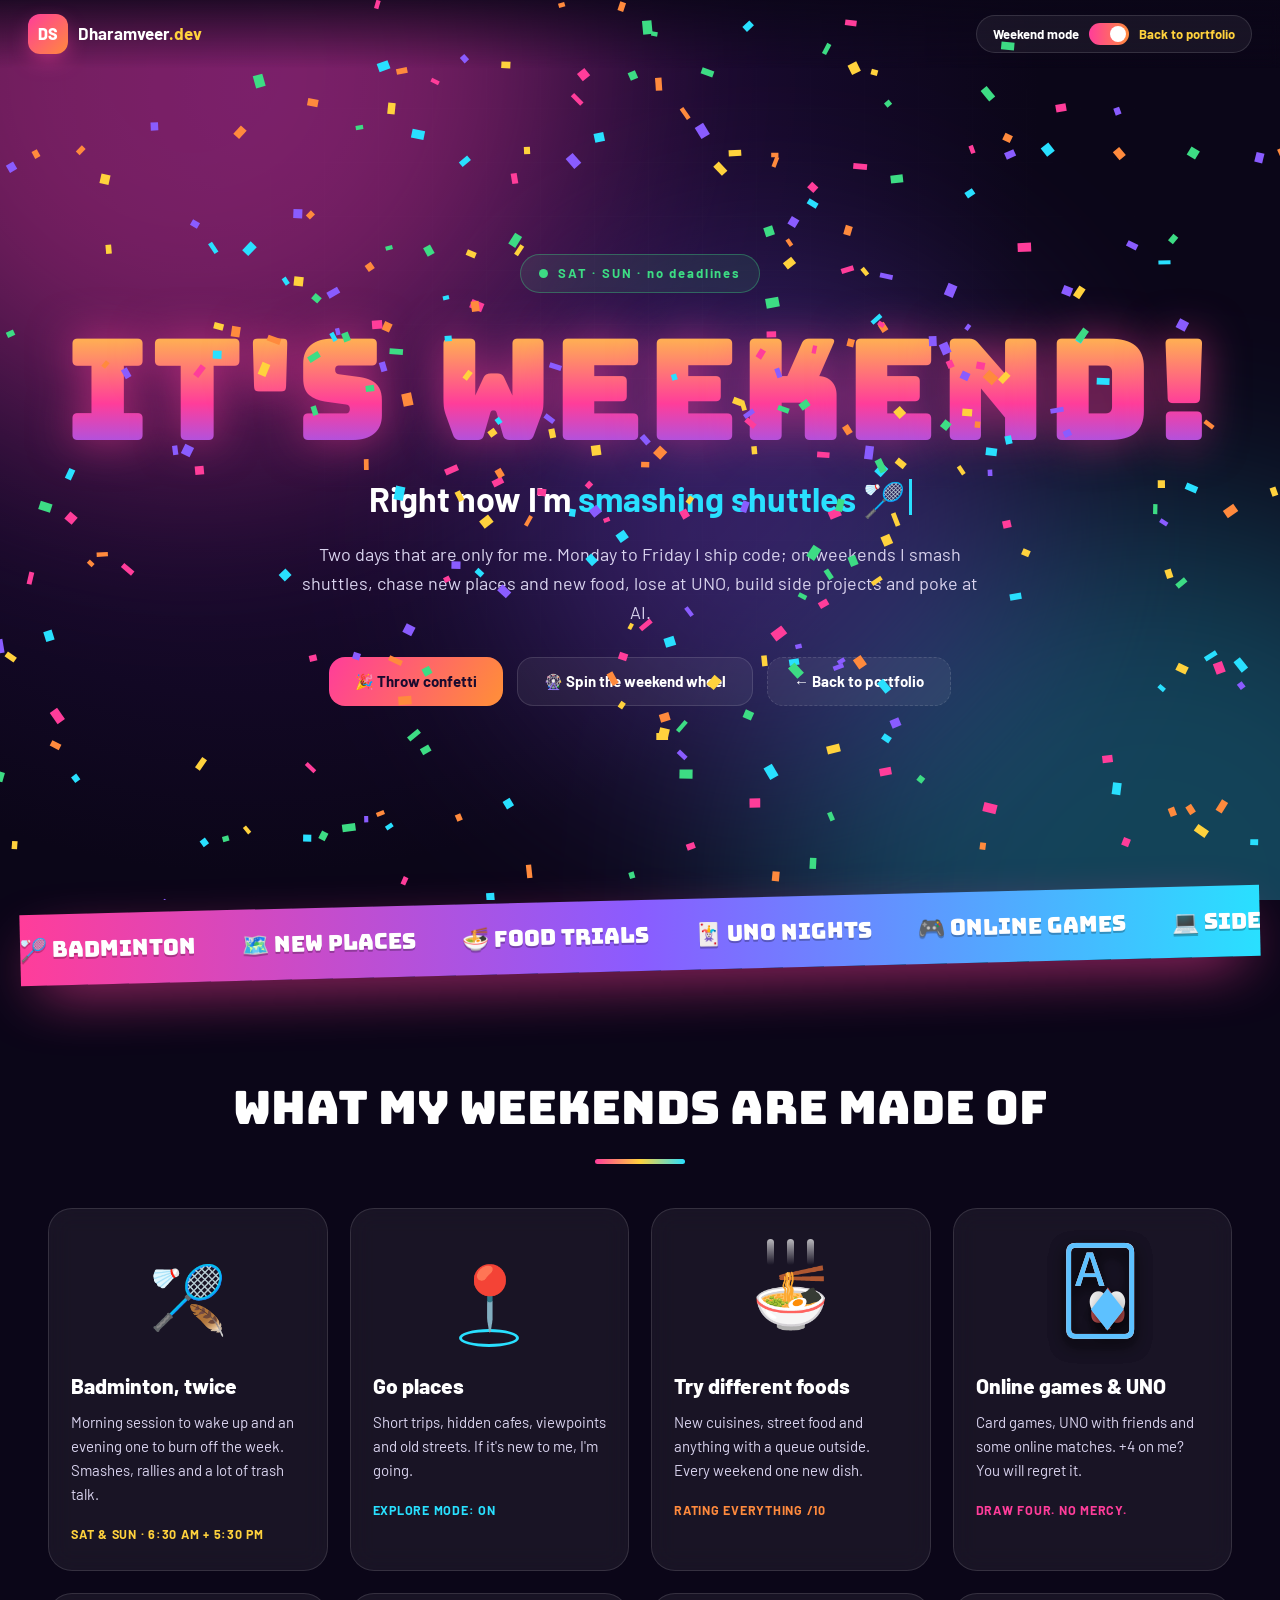
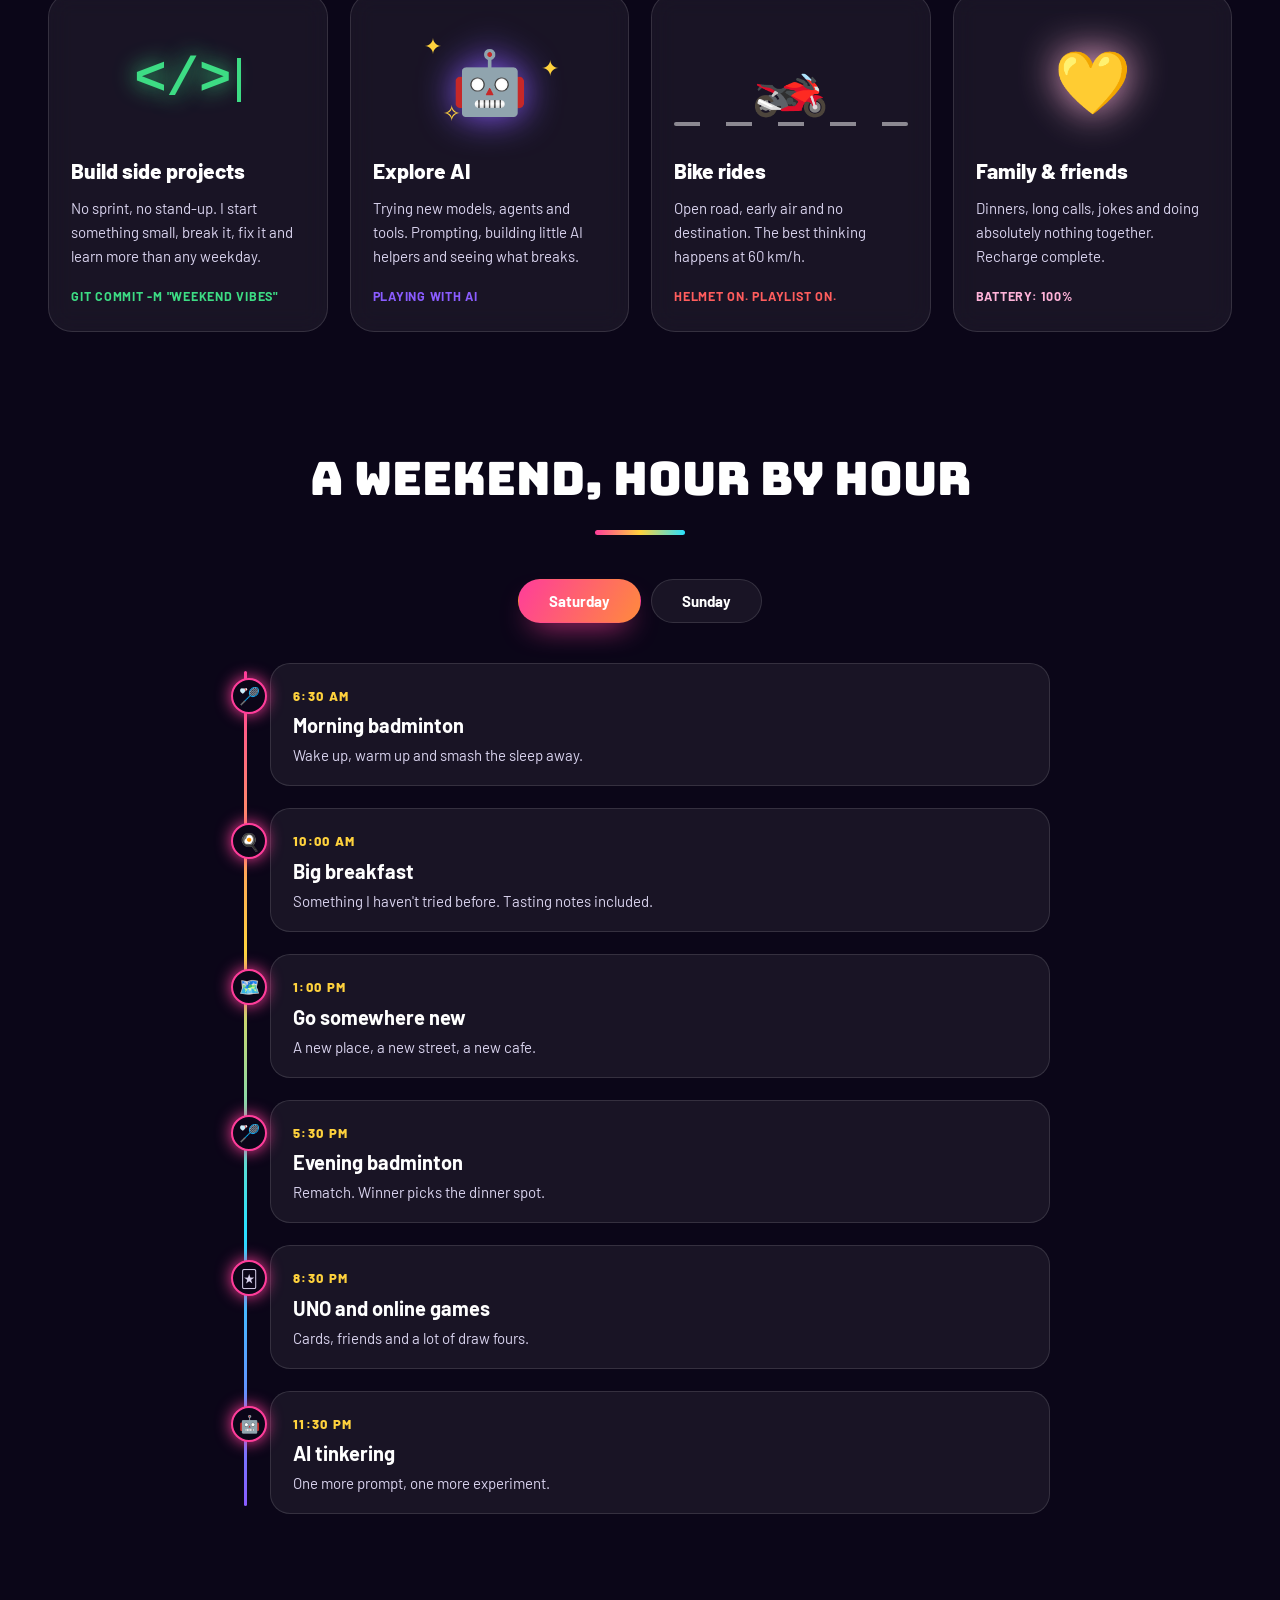
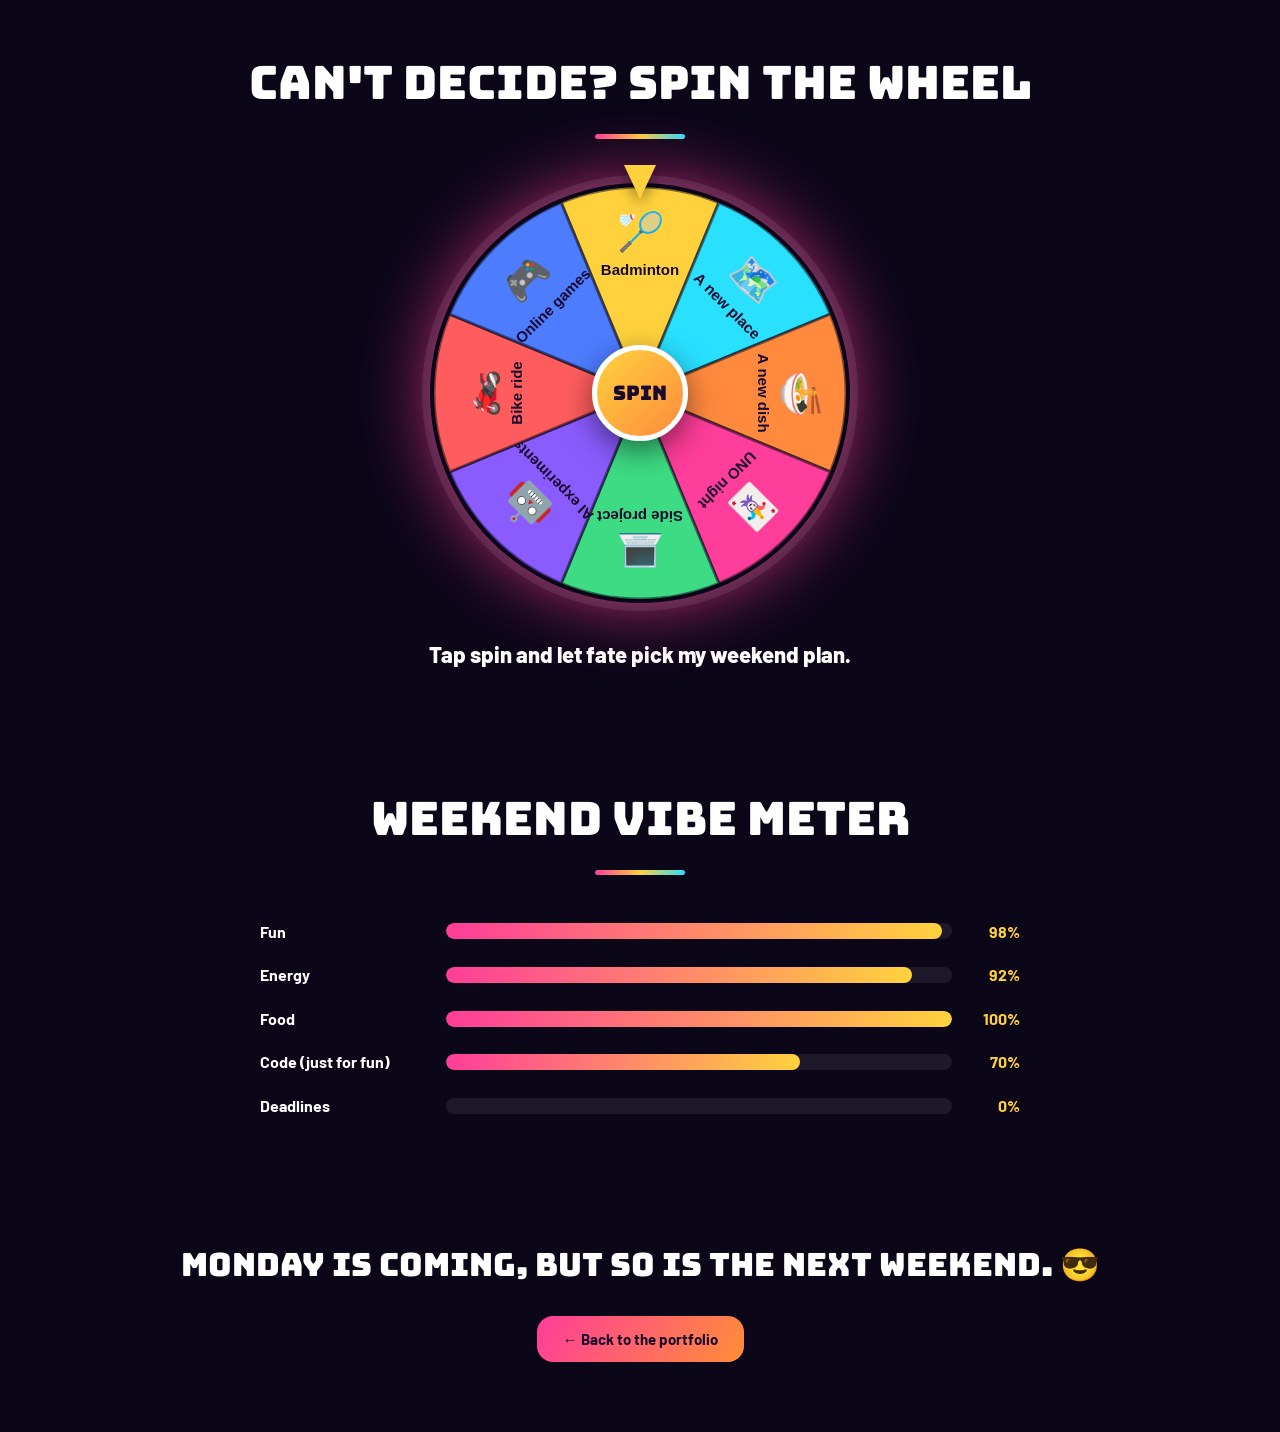
<file: weekend-mode.html>
<!DOCTYPE html>
<html lang="en">
<head>
<meta charset="utf-8">
<title>It's Weekend! | Dharamveer Singh</title>
<meta name="viewport" content="width=device-width, initial-scale=1.0">
<link rel="shortcut icon" href="images/favicon.png" type="image/x-icon">
<link rel="icon" href="images/favicon.png" type="image/x-icon">
<link href="https://fonts.googleapis.com/css2?family=Barlow:wght@400;500;600;700;800&family=Bungee&display=swap" rel="stylesheet">
<link href="css/weekend.css?v=1" rel="stylesheet">
</head>
<body>

<div class="wk-bg" aria-hidden="true"><i></i><i></i><i></i></div>
<div class="wk-float" id="wkFloat" aria-hidden="true"></div>
<canvas id="wkConfetti" aria-hidden="true"></canvas>

<header class="wk-nav">
    <a class="wk-logo" href="index.html"><span>DS</span><b>Dharamveer<em>.dev</em></b></a>
    <a class="wk-back" href="index.html" title="Back to the portfolio">
        <b>Weekend mode</b><span class="sw"><i></i></span><em>Back to portfolio</em>
    </a>
</header>

<main>
    <section class="wk-hero">
        <span class="wk-eyebrow"><i></i> SAT &middot; SUN &middot; no deadlines</span>
        <h1 class="wk-title" id="wkTitle" aria-label="It's Weekend!">It's Weekend!</h1>
        <p class="wk-sub">Right now I'm <span id="wkTyped"></span><span class="wk-caret"></span></p>
        <p class="wk-lead">Two days that are only for me. Monday to Friday I ship code; on weekends I smash shuttles, chase new places and new food, lose at UNO, build side projects and poke at AI.</p>
        <div class="wk-cta">
            <button class="wk-btn hot" id="wkParty" type="button">🎉 Throw confetti</button>
            <a class="wk-btn" href="#wkWheel">🎡 Spin the weekend wheel</a>
            <a class="wk-btn ghost" href="index.html">← Back to portfolio</a>
        </div>
    </section>

    <div class="wk-ticker" aria-hidden="true">
        <div class="track">
            <span>🏸 Badminton</span><span>🗺️ New places</span><span>🍜 Food trials</span><span>🃏 UNO nights</span><span>🎮 Online games</span><span>💻 Side projects</span><span>🤖 Exploring AI</span><span>🏍️ Bike rides</span>
            <span>🏸 Badminton</span><span>🗺️ New places</span><span>🍜 Food trials</span><span>🃏 UNO nights</span><span>🎮 Online games</span><span>💻 Side projects</span><span>🤖 Exploring AI</span><span>🏍️ Bike rides</span>
        </div>
    </div>

    <section class="wk-section">
        <h2 class="wk-h">What my weekends are made of</h2>
        <div class="wk-grid">
            <article class="wk-card c-bad" data-tilt>
                <div class="art"><span class="racket">🏸</span><span class="shuttle">🪶</span></div>
                <h3>Badminton, twice</h3>
                <p>Morning session to wake up and an evening one to burn off the week. Smashes, rallies and a lot of trash talk.</p>
                <em>Sat &amp; Sun &middot; 6:30 AM + 5:30 PM</em>
            </article>
            <article class="wk-card c-trip" data-tilt>
                <div class="art"><span class="pin">📍</span><span class="ripple"></span></div>
                <h3>Go places</h3>
                <p>Short trips, hidden cafes, viewpoints and old streets. If it's new to me, I'm going.</p>
                <em>Explore mode: on</em>
            </article>
            <article class="wk-card c-food" data-tilt>
                <div class="art"><span class="bowl">🍜</span><span class="steam"><i></i><i></i><i></i></span></div>
                <h3>Try different foods</h3>
                <p>New cuisines, street food and anything with a queue outside. Every weekend one new dish.</p>
                <em>Rating everything /10</em>
            </article>
            <article class="wk-card c-game" data-tilt>
                <div class="art"><span class="cardfan"><b>🂡</b><b>🂱</b><b>🃁</b></span></div>
                <h3>Online games &amp; UNO</h3>
                <p>Card games, UNO with friends and some online matches. +4 on me? You will regret it.</p>
                <em>Draw four. No mercy.</em>
            </article>
            <article class="wk-card c-proj" data-tilt>
                <div class="art"><span class="code">&lt;/&gt;</span><span class="cursor"></span></div>
                <h3>Build side projects</h3>
                <p>No sprint, no stand-up. I start something small, break it, fix it and learn more than any weekday.</p>
                <em>git commit -m "weekend vibes"</em>
            </article>
            <article class="wk-card c-ai" data-tilt>
                <div class="art"><span class="bot">🤖</span><b class="sp s1">✦</b><b class="sp s2">✦</b><b class="sp s3">✧</b></div>
                <h3>Explore AI</h3>
                <p>Trying new models, agents and tools. Prompting, building little AI helpers and seeing what breaks.</p>
                <em>Playing with AI</em>
            </article>
            <article class="wk-card c-bike" data-tilt>
                <div class="art"><span class="road"></span><span class="bike">🏍️</span></div>
                <h3>Bike rides</h3>
                <p>Open road, early air and no destination. The best thinking happens at 60 km/h.</p>
                <em>Helmet on. Playlist on.</em>
            </article>
            <article class="wk-card c-chill" data-tilt>
                <div class="art"><span class="heart">💛</span></div>
                <h3>Family &amp; friends</h3>
                <p>Dinners, long calls, jokes and doing absolutely nothing together. Recharge complete.</p>
                <em>Battery: 100%</em>
            </article>
        </div>
    </section>

    <section class="wk-section">
        <h2 class="wk-h">A weekend, hour by hour</h2>
        <div class="wk-tabs" role="tablist">
            <button class="on" data-day="sat" type="button">Saturday</button>
            <button data-day="sun" type="button">Sunday</button>
        </div>
        <ol class="wk-timeline" id="wkTimeline"></ol>
    </section>

    <section class="wk-section wk-wheel-sec" id="wkWheel">
        <h2 class="wk-h">Can't decide? Spin the wheel</h2>
        <div class="wk-wheel-wrap">
            <div class="wk-pointer"></div>
            <canvas id="wkWheelCv" width="420" height="420"></canvas>
            <button class="wk-spin" id="wkSpin" type="button">SPIN</button>
        </div>
        <p class="wk-result" id="wkResult">Tap spin and let fate pick my weekend plan.</p>
    </section>

    <section class="wk-section">
        <h2 class="wk-h">Weekend vibe meter</h2>
        <div class="wk-meters">
            <div class="m"><span>Fun</span><div><i style="--w:98%"></i></div><b>98%</b></div>
            <div class="m"><span>Energy</span><div><i style="--w:92%"></i></div><b>92%</b></div>
            <div class="m"><span>Food</span><div><i style="--w:100%"></i></div><b>100%</b></div>
            <div class="m"><span>Code (just for fun)</span><div><i style="--w:70%"></i></div><b>70%</b></div>
            <div class="m"><span>Deadlines</span><div><i style="--w:0%"></i></div><b>0%</b></div>
        </div>
    </section>
</main>

<footer class="wk-foot">
    <p>Monday is coming, but so is the next weekend. 😎</p>
    <a class="wk-btn hot" href="index.html">← Back to the portfolio</a>
</footer>

<script src="js/weekend.js?v=1"></script>
</body>
</html>
</file>
<file: css/weekend.css>
/* Weekend mode page */
:root {
  --pink: #ff3d9a; --orange: #ff8a3d; --yellow: #ffd23d; --cyan: #29e0ff; --purple: #8a5cff; --green: #3ddc84;
  --ink: #0b0618; --card: rgba(255, 255, 255, 0.06); --line: rgba(255, 255, 255, 0.12);
}
* { box-sizing: border-box; }
html { scroll-behavior: smooth; }
body {
  margin: 0; font-family: "Barlow", system-ui, sans-serif; color: #d9d3ee; background: var(--ink);
  overflow-x: hidden; line-height: 1.6;
}
a { text-decoration: none; color: inherit; }
::selection { background: var(--pink); color: #fff; }

/* animated background */
.wk-bg { position: fixed; inset: 0; z-index: -2; background: radial-gradient(circle at 20% 10%, #2a0f4d, var(--ink) 60%); overflow: hidden; }
.wk-bg i { position: absolute; width: 60vmax; height: 60vmax; border-radius: 50%; filter: blur(110px); opacity: .38; animation: bgDrift 18s ease-in-out infinite alternate; }
.wk-bg i:nth-child(1) { background: var(--pink); top: -25vmax; left: -15vmax; }
.wk-bg i:nth-child(2) { background: var(--cyan); bottom: -30vmax; right: -20vmax; animation-delay: -6s; opacity: .28; }
.wk-bg i:nth-child(3) { background: var(--purple); top: 30%; left: 40%; width: 40vmax; height: 40vmax; animation-delay: -12s; opacity: .3; }
@keyframes bgDrift { to { transform: translate(8vmax, 6vmax) scale(1.2); } }
.wk-bg::after {
  content: ""; position: absolute; inset: 0; opacity: .18;
  background-image: linear-gradient(rgba(255,255,255,.06) 1px, transparent 1px), linear-gradient(90deg, rgba(255,255,255,.06) 1px, transparent 1px);
  background-size: 54px 54px; mask-image: radial-gradient(circle at 50% 30%, #000, transparent 75%);
}

.wk-float { position: fixed; inset: 0; z-index: -1; pointer-events: none; overflow: hidden; }
.wk-float span { position: absolute; bottom: -60px; font-size: 28px; opacity: .55; animation: floatUp linear infinite; }
@keyframes floatUp { to { transform: translateY(-115vh) rotate(360deg); } }
#wkConfetti { position: fixed; inset: 0; z-index: 9000; pointer-events: none; width: 100%; height: 100%; }

/* nav */
.wk-nav {
  position: fixed; top: 0; left: 0; right: 0; z-index: 100; padding: 14px 28px;
  display: flex; justify-content: space-between; align-items: center;
  background: linear-gradient(#0b0618cc, transparent); backdrop-filter: blur(6px);
}
.wk-logo { display: flex; align-items: center; gap: 10px; }
.wk-logo span {
  width: 40px; height: 40px; border-radius: 12px; display: grid; place-items: center; font-weight: 800; color: #fff;
  background: linear-gradient(135deg, var(--pink), var(--orange)); box-shadow: 0 8px 24px -8px var(--pink);
  animation: logoWob 4s ease-in-out infinite;
}
@keyframes logoWob { 50% { transform: rotate(-8deg) scale(1.08); } }
.wk-logo b { color: #fff; font-size: 17px; } .wk-logo b em { color: var(--yellow); font-style: normal; }
.wk-back {
  display: inline-flex; align-items: center; gap: 10px; padding: 7px 16px 7px 16px; border-radius: 999px;
  background: var(--card); border: 1px solid var(--line); font-size: 13px; font-weight: 700; color: #fff;
  transition: transform .3s, border-color .3s;
}
.wk-back:hover { transform: translateY(-2px); border-color: var(--yellow); }
.wk-back .sw { position: relative; width: 40px; height: 22px; border-radius: 999px; background: linear-gradient(90deg, var(--pink), var(--orange)); transition: background .3s; }
.wk-back .sw i { position: absolute; top: 3px; left: 21px; width: 16px; height: 16px; border-radius: 50%; background: #fff; transition: transform .35s cubic-bezier(.3,1.5,.5,1); }
.wk-back:hover .sw { background: rgba(125,134,156,.5); }
.wk-back:hover .sw i { transform: translateX(-18px); }
.wk-back em { font-style: normal; color: var(--yellow); }

main { max-width: 1240px; margin: 0 auto; padding: 0 28px; }

/* hero */
.wk-hero { min-height: 100vh; display: flex; flex-direction: column; justify-content: center; align-items: center; text-align: center; padding: 120px 0 60px; }
.wk-eyebrow {
  display: inline-flex; align-items: center; gap: 10px; padding: 8px 18px; border-radius: 999px; font-weight: 700; letter-spacing: .14em; font-size: 13px;
  color: var(--green); background: rgba(61,220,132,.1); border: 1px solid rgba(61,220,132,.35);
}
.wk-eyebrow i { width: 9px; height: 9px; border-radius: 50%; background: var(--green); animation: ping 1.6s infinite; }
@keyframes ping { 0% { box-shadow: 0 0 0 0 rgba(61,220,132,.7); } 100% { box-shadow: 0 0 0 12px rgba(61,220,132,0); } }

.wk-title {
  font-family: "Bungee", "Barlow", sans-serif; font-weight: 400; margin: 26px 0 8px;
  font-size: clamp(48px, 11vw, 150px); line-height: 1; letter-spacing: .01em; color: #fff;
}
.wk-title .ch {
  display: inline-block; animation: chBounce 2.6s ease-in-out infinite; animation-delay: calc(var(--i) * 0.09s);
  background: linear-gradient(180deg, var(--yellow), var(--pink) 60%, var(--purple));
  -webkit-background-clip: text; background-clip: text; -webkit-text-fill-color: transparent;
  filter: drop-shadow(0 0 22px rgba(255, 61, 154, .55)); cursor: default;
}
.wk-title .ch.sp { width: .32em; }
.wk-title .ch:hover { animation: chPop .6s ease; }
@keyframes chBounce { 0%, 100% { transform: translateY(0) rotate(0); } 50% { transform: translateY(-16px) rotate(-3deg); } }
@keyframes chPop { 50% { transform: translateY(-30px) scale(1.4) rotate(10deg); } }

.wk-sub { font-size: clamp(20px, 3vw, 34px); font-weight: 700; color: #fff; margin: 4px 0 14px; min-height: 1.4em; }
.wk-sub #wkTyped { color: var(--cyan); }
.wk-caret { display: inline-block; width: 3px; height: 1.05em; margin-left: 4px; background: var(--cyan); vertical-align: -3px; animation: blink .8s steps(1) infinite; }
@keyframes blink { 50% { opacity: 0; } }
.wk-lead { max-width: 680px; font-size: 18px; margin: 0 0 30px; }
.wk-cta { display: flex; flex-wrap: wrap; gap: 14px; justify-content: center; }
.wk-btn {
  position: relative; overflow: hidden; display: inline-flex; align-items: center; gap: 8px; padding: 14px 26px; border-radius: 16px;
  font: 700 15px "Barlow", sans-serif; color: #fff; background: var(--card); border: 1px solid var(--line); cursor: pointer;
  transition: transform .3s cubic-bezier(.2,.8,.2,1), box-shadow .3s;
}
.wk-btn:hover { transform: translateY(-5px) scale(1.04); box-shadow: 0 18px 34px -16px var(--pink); }
.wk-btn.hot { background: linear-gradient(120deg, var(--pink), var(--orange), var(--yellow)); background-size: 200% 100%; border: 0; animation: btnShift 4s linear infinite; color: #1a0b2e; }
.wk-btn.ghost { border-style: dashed; }
@keyframes btnShift { to { background-position: 200% 0; } }

/* ticker */
.wk-ticker { overflow: hidden; margin: 0 -28px; padding: 18px 0; transform: rotate(-1.4deg); background: linear-gradient(90deg, var(--pink), var(--purple), var(--cyan)); box-shadow: 0 20px 60px -20px var(--pink); }
.wk-ticker .track { display: flex; gap: 46px; width: max-content; animation: tick 28s linear infinite; }
.wk-ticker span { font-family: "Bungee", sans-serif; font-size: 22px; color: #fff; white-space: nowrap; text-shadow: 0 2px 0 rgba(0,0,0,.25); }
@keyframes tick { to { transform: translateX(-50%); } }

/* sections */
.wk-section { padding: 100px 0 10px; }
.wk-h {
  font-family: "Bungee", sans-serif; font-weight: 400; text-align: center; color: #fff; margin: 0 0 44px; font-size: clamp(26px, 4vw, 46px);
}
.wk-h::after { content: ""; display: block; width: 90px; height: 5px; margin: 14px auto 0; border-radius: 5px; background: linear-gradient(90deg, var(--pink), var(--yellow), var(--cyan)); animation: hbar 3s ease-in-out infinite; }
@keyframes hbar { 50% { width: 170px; } }

[data-reveal] { opacity: 0; transform: translateY(36px) scale(.96); transition: opacity .8s ease, transform .8s cubic-bezier(.2,.8,.2,1); transition-delay: var(--d, 0s); }
[data-reveal].in { opacity: 1; transform: none; }

/* cards */
.wk-grid { display: grid; grid-template-columns: repeat(4, 1fr); gap: 22px; }
.wk-card {
  --c: var(--pink); position: relative; padding: 26px 22px 24px; border-radius: 24px; background: var(--card); border: 1px solid var(--line);
  backdrop-filter: blur(12px); transform-style: preserve-3d; transition: transform .25s ease-out, border-color .3s, box-shadow .4s; overflow: hidden;
}
.wk-card::before { content: ""; position: absolute; inset: -1px; background: radial-gradient(circle at var(--mx, 50%) var(--my, 0%), color-mix(in srgb, var(--c) 45%, transparent), transparent 55%); opacity: 0; transition: opacity .3s; pointer-events: none; }
.wk-card:hover { border-color: var(--c); box-shadow: 0 30px 60px -28px var(--c); }
.wk-card:hover::before { opacity: 1; }
.wk-card h3 { color: #fff; font-size: 21px; font-weight: 800; margin: 0 0 8px; position: relative; }
.wk-card p { font-size: 15px; margin: 0 0 14px; position: relative; }
.wk-card em { font-style: normal; font-size: 12.5px; font-weight: 700; letter-spacing: .06em; text-transform: uppercase; color: var(--c); position: relative; }
.wk-card .art { position: relative; height: 120px; margin-bottom: 14px; display: grid; place-items: center; font-size: 62px; }
.c-bad { --c: var(--yellow); } .c-trip { --c: var(--cyan); } .c-food { --c: var(--orange); } .c-game { --c: var(--pink); }
.c-proj { --c: var(--green); } .c-ai { --c: var(--purple); } .c-bike { --c: #ff5d5d; } .c-chill { --c: #ffb3d9; }

/* art: badminton */
.c-bad .racket { display: inline-block; transform-origin: 85% 90%; animation: swing 1.4s ease-in-out infinite; }
.c-bad .shuttle { position: absolute; font-size: 30px; left: 50%; top: 50%; animation: rally 2.1s ease-in-out infinite; }
@keyframes swing { 0%, 55%, 100% { transform: rotate(-35deg); } 70% { transform: rotate(40deg) scale(1.15); } }
@keyframes rally { 0% { transform: translate(-90px, 20px) rotate(0); } 50% { transform: translate(0, -48px) rotate(180deg); } 100% { transform: translate(90px, 20px) rotate(360deg); } }
/* trip */
.c-trip .pin { display: inline-block; animation: pinDrop 1.8s ease-in-out infinite; position: relative; z-index: 1; }
.c-trip .ripple { position: absolute; left: 50%; bottom: 8px; width: 60px; height: 18px; margin-left: -30px; border-radius: 50%; border: 3px solid var(--cyan); animation: rip 1.8s ease-out infinite; }
@keyframes pinDrop { 0%, 100% { transform: translateY(-10px); } 45% { transform: translateY(10px) scale(1.1, .9); } 60% { transform: translateY(-4px); } }
@keyframes rip { 0%, 40% { transform: scale(.3); opacity: 0; } 55% { opacity: 1; } 100% { transform: scale(1.8); opacity: 0; } }
/* food */
.c-food .bowl { display: inline-block; animation: wobble 2.4s ease-in-out infinite; }
.c-food .steam { position: absolute; top: 4px; left: 50%; width: 60px; margin-left: -30px; display: flex; justify-content: space-around; }
.c-food .steam i { width: 7px; height: 26px; border-radius: 8px; background: linear-gradient(rgba(255,255,255,.7), transparent); animation: steamUp 2s ease-in infinite; }
.c-food .steam i:nth-child(2) { animation-delay: -.7s; } .c-food .steam i:nth-child(3) { animation-delay: -1.3s; }
@keyframes wobble { 50% { transform: rotate(-6deg) scale(1.06); } }
@keyframes steamUp { 0% { transform: translateY(18px) scaleY(.5); opacity: 0; } 50% { opacity: 1; } 100% { transform: translateY(-14px) scaleY(1.3); opacity: 0; } }
/* cards */
.c-game .cardfan { position: relative; width: 120px; height: 100px; }
.c-game .cardfan b { position: absolute; left: 50%; top: 0; font-size: 82px; font-weight: 400; line-height: 1; margin-left: -34px; transform-origin: 50% 110%; color: #fff; text-shadow: 0 6px 16px rgba(0,0,0,.5); animation: fan 3s ease-in-out infinite; }
.c-game .cardfan b:nth-child(1) { --r: -24deg; color: #ff6b6b; } .c-game .cardfan b:nth-child(2) { --r: 0deg; animation-delay: -.3s; } .c-game .cardfan b:nth-child(3) { --r: 24deg; color: #5dc1ff; animation-delay: -.6s; }
@keyframes fan { 0%, 100% { transform: rotate(var(--r)); } 50% { transform: rotate(calc(var(--r) * 1.7)) translateY(-8px); } }
/* project */
.c-proj .code { font-family: "Courier New", monospace; font-weight: 700; color: var(--green); text-shadow: 0 0 22px var(--green); font-size: 54px; animation: glowPulse 2s ease-in-out infinite; }
.c-proj .cursor { width: 4px; height: 44px; background: var(--green); margin-left: 6px; animation: blink .8s steps(1) infinite; }
@keyframes glowPulse { 50% { text-shadow: 0 0 40px var(--green), 0 0 6px #fff; transform: scale(1.06); } }
.c-proj .art { display: flex; align-items: center; justify-content: center; }
/* ai */
.c-ai .bot { display: inline-block; animation: botBob 2.6s ease-in-out infinite; filter: drop-shadow(0 0 18px var(--purple)); }
.c-ai .sp { position: absolute; color: var(--yellow); font-size: 22px; animation: twinkle 1.8s ease-in-out infinite; }
.c-ai .s1 { top: 8px; left: 22%; } .c-ai .s2 { top: 30px; right: 20%; animation-delay: -.6s; } .c-ai .s3 { bottom: 10px; left: 30%; animation-delay: -1.2s; }
@keyframes botBob { 50% { transform: translateY(-10px) rotate(4deg); } }
@keyframes twinkle { 0%, 100% { transform: scale(.3) rotate(0); opacity: .2; } 50% { transform: scale(1.3) rotate(90deg); opacity: 1; } }
/* bike */
.c-bike .road { position: absolute; left: 0; right: 0; bottom: 14px; height: 4px; background: repeating-linear-gradient(90deg, rgba(255,255,255,.5) 0 26px, transparent 26px 52px); animation: roadMove .5s linear infinite; border-radius: 4px; }
.c-bike .bike { display: inline-block; animation: ride 1.2s ease-in-out infinite; transform: scaleX(-1); }
@keyframes roadMove { to { background-position: -52px 0; } }
@keyframes ride { 50% { transform: scaleX(-1) translateY(-5px) rotate(-3deg); } }
/* heart */
.c-chill .heart { display: inline-block; animation: beat 1.3s ease-in-out infinite; filter: drop-shadow(0 0 20px #ffb3d9); }
@keyframes beat { 0%, 100% { transform: scale(1); } 15% { transform: scale(1.25); } 30% { transform: scale(1); } 45% { transform: scale(1.18); } }

/* timeline */
.wk-tabs { display: flex; justify-content: center; gap: 10px; margin-bottom: 40px; }
.wk-tabs button {
  padding: 12px 30px; border-radius: 999px; border: 1px solid var(--line); background: var(--card); color: #fff; font: 700 15px "Barlow", sans-serif; cursor: pointer;
  transition: transform .3s, background .3s, border-color .3s;
}
.wk-tabs button:hover { transform: translateY(-3px); }
.wk-tabs button.on { background: linear-gradient(120deg, var(--pink), var(--orange)); border-color: transparent; box-shadow: 0 14px 30px -14px var(--pink); }
.wk-timeline { list-style: none; max-width: 820px; margin: 0 auto; padding: 0 0 0 40px; position: relative; }
.wk-timeline::before { content: ""; position: absolute; left: 14px; top: 8px; bottom: 8px; width: 3px; border-radius: 3px; background: linear-gradient(var(--pink), var(--yellow), var(--cyan), var(--purple)); }
.wk-timeline li {
  position: relative; margin-bottom: 22px; padding: 18px 22px; border-radius: 20px; background: var(--card); border: 1px solid var(--line);
  animation: tlIn .6s cubic-bezier(.2,.8,.2,1) both; animation-delay: calc(var(--i) * .09s); transition: transform .3s, border-color .3s;
}
.wk-timeline li:hover { transform: translateX(10px); border-color: var(--yellow); }
.wk-timeline li::before { content: attr(data-ico); position: absolute; left: -40px; top: 14px; width: 32px; height: 32px; display: grid; place-items: center; font-size: 17px; border-radius: 50%; background: var(--ink); border: 2px solid var(--pink); box-shadow: 0 0 16px var(--pink); }
.wk-timeline time { font-weight: 800; color: var(--yellow); font-size: 13px; letter-spacing: .1em; }
.wk-timeline h4 { margin: 2px 0 2px; color: #fff; font-size: 20px; }
.wk-timeline p { margin: 0; font-size: 15px; }
@keyframes tlIn { from { opacity: 0; transform: translateX(-30px); } to { opacity: 1; transform: none; } }

/* wheel */
.wk-wheel-wrap { position: relative; width: min(420px, 86vw); margin: 0 auto; }
#wkWheelCv { width: 100%; height: auto; display: block; border-radius: 50%; box-shadow: 0 0 0 8px rgba(255,255,255,.08), 0 0 80px -10px var(--pink); transition: transform 5s cubic-bezier(.12,.8,.12,1); }
.wk-pointer { position: absolute; top: -18px; left: 50%; margin-left: -16px; width: 0; height: 0; z-index: 3; border-left: 16px solid transparent; border-right: 16px solid transparent; border-top: 34px solid var(--yellow); filter: drop-shadow(0 4px 8px rgba(0,0,0,.5)); }
.wk-spin {
  position: absolute; left: 50%; top: 50%; width: 96px; height: 96px; margin: -48px 0 0 -48px; border-radius: 50%; border: 5px solid #fff; z-index: 2; cursor: pointer;
  font: 400 20px "Bungee", sans-serif; color: #1a0b2e; background: linear-gradient(135deg, var(--yellow), var(--orange)); box-shadow: 0 10px 30px rgba(0,0,0,.5);
  animation: spinPulse 1.8s ease-in-out infinite; transition: transform .2s;
}
.wk-spin:hover { transform: scale(1.1); } .wk-spin:disabled { animation: none; opacity: .7; cursor: wait; }
@keyframes spinPulse { 50% { box-shadow: 0 0 0 16px rgba(255,210,61,.0), 0 10px 30px rgba(0,0,0,.5), 0 0 40px var(--yellow); } }
.wk-result { text-align: center; font-size: 22px; font-weight: 800; color: #fff; margin: 34px 0 0; min-height: 1.6em; }
.wk-result.pop { animation: resPop .7s cubic-bezier(.2,1.4,.4,1); color: var(--yellow); }
@keyframes resPop { from { transform: scale(.4); opacity: 0; } to { transform: scale(1); opacity: 1; } }

/* meters */
.wk-meters { max-width: 760px; margin: 0 auto; display: grid; gap: 18px; }
.wk-meters .m { display: grid; grid-template-columns: 170px 1fr 52px; align-items: center; gap: 16px; font-weight: 700; color: #fff; }
.wk-meters .m div { height: 16px; border-radius: 16px; background: rgba(255,255,255,.08); overflow: hidden; }
.wk-meters .m i { display: block; height: 100%; width: 0; border-radius: 16px; background: linear-gradient(90deg, var(--pink), var(--yellow), var(--cyan)); background-size: 200% 100%; transition: width 1.6s cubic-bezier(.2,.8,.2,1); animation: btnShift 3s linear infinite; }
.wk-meters .m.in i { width: var(--w); }
.wk-meters .m b { text-align: right; color: var(--yellow); }

/* footer */
.wk-foot { text-align: center; padding: 110px 20px 70px; }
.wk-foot p { font-family: "Bungee", sans-serif; font-size: clamp(20px, 3vw, 32px); color: #fff; margin: 0 0 26px; }

@media (max-width: 1100px) { .wk-grid { grid-template-columns: repeat(2, 1fr); } }
@media (max-width: 640px) {
  .wk-grid { grid-template-columns: 1fr; }
  .wk-nav { padding: 12px 16px; } .wk-logo b, .wk-back em { display: none; }
  main { padding: 0 18px; } .wk-ticker { margin: 0 -18px; }
  .wk-meters .m { grid-template-columns: 1fr 44px; } .wk-meters .m div { grid-column: 1 / -1; order: 3; }
  .wk-timeline { padding-left: 34px; }
}
@media (prefers-reduced-motion: reduce) { *, *::before, *::after { animation: none !important; transition-duration: .01s !important; } [data-reveal] { opacity: 1; transform: none; } }
</file>
